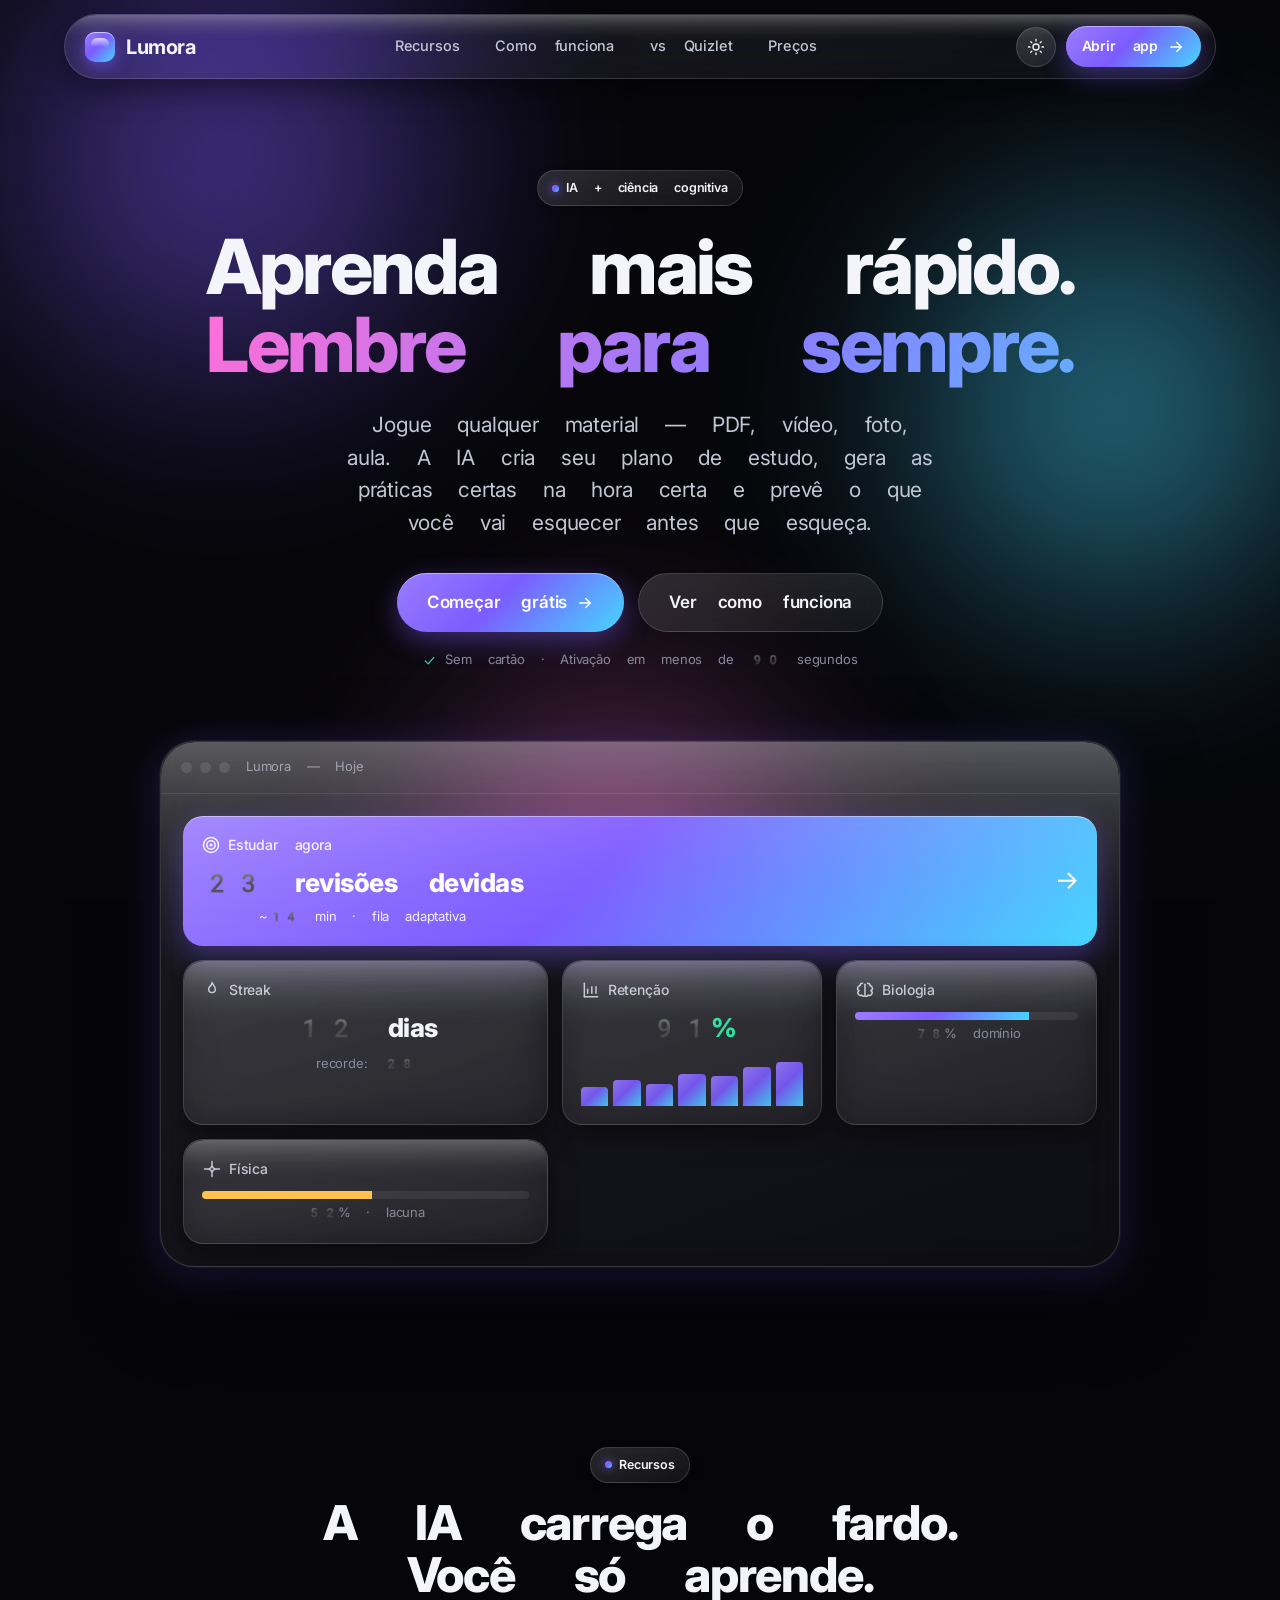
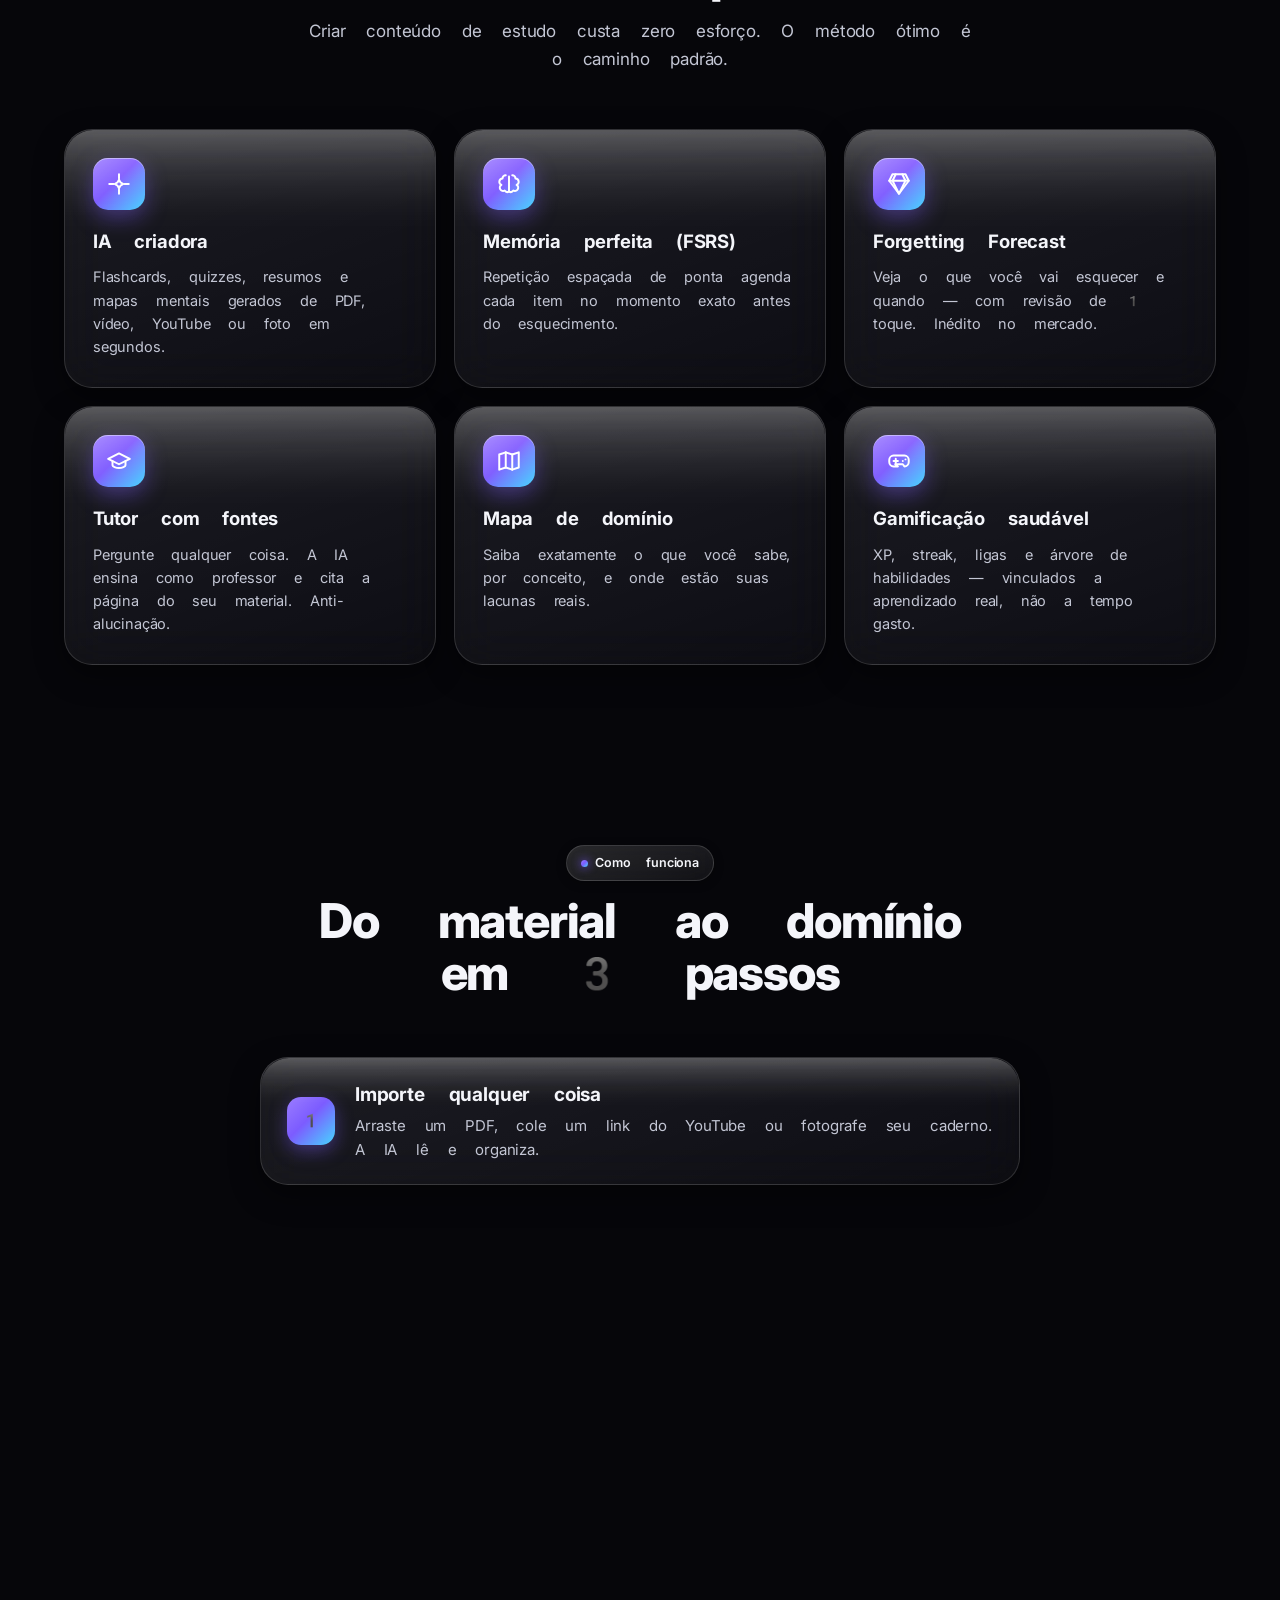
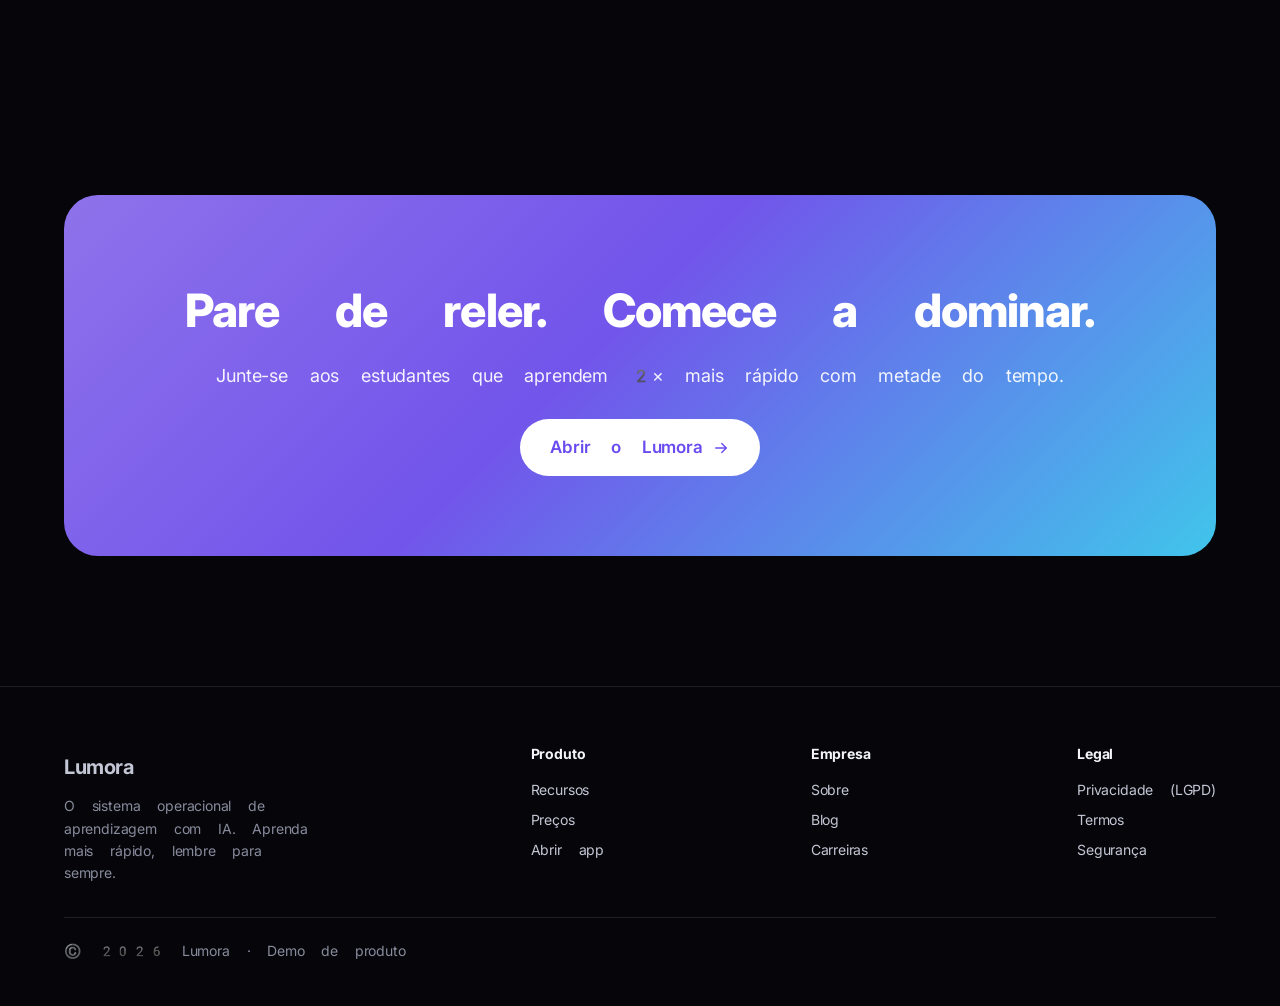
<file: site/index.html>
<!DOCTYPE html>
<html lang="pt-BR" data-theme="dark">
<head>
<meta charset="UTF-8">
<meta name="viewport" content="width=device-width, initial-scale=1.0">
<title>Lumora — Aprenda mais rápido. Lembre para sempre.</title>
<meta name="description" content="O sistema operacional de aprendizagem com IA. Transforme qualquer material em estudo otimizado por ciência cognitiva.">
<link rel="stylesheet" href="css/style.css?v=14">
<script src="js/icons.js?v=15"></script>
<style>
  /* Nav */
  nav{position:fixed;top:14px;left:0;right:0;z-index:50}
  nav .inner{display:flex;align-items:center;justify-content:space-between;padding:11px 14px 11px 20px;border-radius:999px}
  nav .links{display:flex;gap:6px}
  nav .links a{padding:9px 15px;border-radius:999px;font-size:14.5px;font-weight:500;color:var(--text-2);transition:.3s var(--ease)}
  nav .links a:hover{color:var(--text);background:var(--surface-2)}
  nav .right{display:flex;gap:10px;align-items:center}
  @media(max-width:820px){nav .links{display:none}}

  /* Hero */
  header{padding:170px 0 90px;text-align:center;position:relative}
  h1{font-size:clamp(40px,6.5vw,76px);line-height:1.02;font-weight:800;letter-spacing:-.035em;margin:24px 0}
  .sub{font-size:clamp(17px,2.2vw,21px);color:var(--text-2);max-width:600px;margin:0 auto 34px;line-height:1.55}
  .hero-cta{display:flex;gap:14px;justify-content:center;flex-wrap:wrap}
  .hero-note{margin-top:18px;font-size:13px;color:var(--muted);display:flex;gap:8px;justify-content:center;align-items:center}
  .hero-note svg{width:15px;height:15px;color:var(--success)}

  /* Hero app preview */
  .hero-mock{margin:70px auto 0;max-width:960px;border-radius:var(--r-2xl);overflow:hidden;
    box-shadow:var(--shadow-lg),var(--glow);position:relative}
  .hero-mock .bar{display:flex;align-items:center;gap:8px;padding:15px 20px;border-bottom:1px solid var(--border)}
  .hd{width:11px;height:11px;border-radius:50%;background:var(--border)}
  .appbody{padding:22px;display:grid;grid-template-columns:1.4fr 1fr 1fr;gap:14px}
  .ac{border-radius:var(--r-lg);padding:18px}
  .ac.full{grid-column:1/-1;background:var(--grad);color:#fff;display:flex;justify-content:space-between;align-items:center;
    box-shadow:0 10px 30px rgba(124,92,255,.4),inset 0 1px 0 rgba(255,255,255,.4)}
  .ac h4{font-size:14px;margin-bottom:7px;color:var(--text-2);font-weight:500;display:flex;gap:7px;align-items:center}
  .ac.full h4{color:rgba(255,255,255,.9)}
  .mini{font-size:26px;font-weight:800;letter-spacing:-.02em}
  .ac .bar2{height:8px;border-radius:999px;background:var(--surface-2);overflow:hidden;margin-top:11px}
  .ac .bar2 i{display:block;height:100%;background:var(--grad)}
  .spark{display:flex;gap:5px;align-items:flex-end;height:46px;margin-top:10px}
  .spark span{flex:1;background:var(--grad);border-radius:4px 4px 0 0;opacity:.9}
  @media(max-width:680px){.appbody{grid-template-columns:1fr 1fr}}

  /* sections */
  section{padding:90px 0;position:relative}
  .center{text-align:center;max-width:680px;margin:0 auto 56px}
  .center h2{font-size:clamp(30px,4.5vw,48px);font-weight:800;letter-spacing:-.025em;margin:16px 0;line-height:1.08}
  .center p{font-size:17px;color:var(--text-2)}

  .grid{display:grid;gap:18px}
  .g3{grid-template-columns:repeat(3,1fr)}
  @media(max-width:900px){.g3{grid-template-columns:1fr 1fr}}
  @media(max-width:600px){.g3{grid-template-columns:1fr}}

  .feat{padding:28px;border-radius:var(--r-xl);transition:transform .45s var(--spring),box-shadow .4s var(--ease)}
  .feat:hover{transform:translateY(-6px);box-shadow:var(--shadow-lg),var(--glow)}
  .feat .ico{width:52px;height:52px;border-radius:15px;display:grid;place-items:center;margin-bottom:18px;
    background:var(--grad);box-shadow:0 8px 22px rgba(124,92,255,.4),inset 0 1px 0 rgba(255,255,255,.4)}
  .feat .ico svg{width:26px;height:26px;color:#fff;stroke-width:1.7}
  .feat h3{font-size:18.5px;margin-bottom:9px;font-weight:700}
  .feat p{font-size:14.5px;color:var(--text-2);line-height:1.6}

  .steps{max-width:760px;margin:0 auto;display:flex;flex-direction:column;gap:14px}
  .step{display:flex;gap:20px;align-items:center;padding:22px 26px;border-radius:var(--r-xl)}
  .step .num{flex-shrink:0;width:48px;height:48px;border-radius:14px;background:var(--grad);color:#fff;
    display:grid;place-items:center;font-weight:800;font-size:19px;box-shadow:0 6px 18px rgba(124,92,255,.4)}
  .step h3{font-size:19px;margin-bottom:3px}
  .step p{color:var(--text-2);font-size:15px}

  /* compare */
  .cmp{width:100%;border-collapse:collapse;font-size:15px;border-radius:var(--r-xl);overflow:hidden}
  .cmp th,.cmp td{padding:16px 20px;text-align:left;border-bottom:1px solid var(--border)}
  .cmp thead th{font-weight:700;font-size:14px}
  .cmp tbody tr:last-child td{border-bottom:none}
  .cmp td:first-child{font-weight:600}
  .cmp .lum{color:var(--text);font-weight:600}
  .cmp .lum-h{background:var(--grad);-webkit-background-clip:text;background-clip:text;-webkit-text-fill-color:transparent;font-weight:800}
  .cmp .x{color:var(--muted)}

  /* pricing */
  .price-grid{display:grid;grid-template-columns:repeat(3,1fr);gap:18px}
  @media(max-width:840px){.price-grid{grid-template-columns:1fr}}
  .plan{padding:32px;border-radius:var(--r-xl);position:relative;transition:transform .45s var(--spring)}
  .plan:hover{transform:translateY(-4px)}
  .plan.pop{box-shadow:var(--glow),var(--shadow-lg)}
  .plan.pop::after{content:"Mais popular";position:absolute;top:-12px;left:50%;transform:translateX(-50%);
    background:var(--grad);color:#fff;font-size:11.5px;font-weight:700;padding:6px 15px;border-radius:999px;
    box-shadow:0 6px 18px rgba(124,92,255,.5)}
  .plan h3{font-size:19px}
  .plan .amt{font-size:40px;font-weight:800;margin:12px 0;letter-spacing:-.03em}
  .plan .amt small{font-size:15px;font-weight:500;color:var(--muted)}
  .plan ul{list-style:none;margin:20px 0;display:flex;flex-direction:column;gap:11px}
  .plan li{font-size:14.5px;display:flex;gap:10px;align-items:center;color:var(--text-2)}
  .plan li svg{width:17px;height:17px;color:var(--success);flex-shrink:0}
  .plan .btn{width:100%}

  .cta-band{text-align:center;padding:80px 32px;border-radius:var(--r-2xl);position:relative;overflow:hidden}
  .cta-band::before{content:"";position:absolute;inset:0;background:var(--grad);opacity:.92;z-index:-1}
  .cta-band h2{font-size:clamp(30px,4.5vw,46px);font-weight:800;margin-bottom:14px;color:#fff;letter-spacing:-.02em}
  .cta-band p{color:rgba(255,255,255,.92);font-size:18px;margin-bottom:28px}
  .cta-band .btn{background:#fff;color:var(--primary-press)}

  footer{padding:56px 0 44px;margin-top:40px;border-top:1px solid var(--border);color:var(--muted);font-size:14px}
  .foot-grid{display:flex;justify-content:space-between;flex-wrap:wrap;gap:28px;margin-bottom:32px}
  .foot-col h4{color:var(--text);font-size:14px;margin-bottom:13px}
  .foot-col a{display:block;margin:8px 0;color:var(--text-2)}
  .foot-col a:hover{color:var(--primary)}
</style>
</head>
<body>
<div class="aurora"><i></i><div class="grain"></div></div>

<nav>
  <div class="container">
    <div class="inner glass">
      <a href="#" class="brand"><span class="dot"></span>Lumora</a>
      <div class="links">
        <a href="#features">Recursos</a>
        <a href="#how">Como funciona</a>
        <a href="#compare">vs Quizlet</a>
        <a href="#pricing">Preços</a>
      </div>
      <div class="right">
        <button class="theme-btn" onclick="toggleTheme()" aria-label="Alternar tema" id="themeBtn"></button>
        <a href="../" class="btn btn-grad btn-sm">Abrir app <svg class="ic"><use href="#ic-arrow"/></svg></a>
      </div>
    </div>
  </div>
</nav>

<header>
  <div class="container">
    <span class="tag reveal"><span class="pdot"></span> IA + ciência cognitiva</span>
    <h1 class="reveal">Aprenda mais rápido.<br><span class="iris-text">Lembre para sempre.</span></h1>
    <p class="sub reveal">Jogue qualquer material — PDF, vídeo, foto, aula. A IA cria seu plano de estudo,
      gera as práticas certas na hora certa e prevê o que você vai esquecer antes que esqueça.</p>
    <div class="hero-cta reveal">
      <a href="../" class="btn btn-grad btn-lg">Começar grátis <svg class="ic"><use href="#ic-arrow"/></svg></a>
      <a href="#how" class="btn btn-glass btn-lg">Ver como funciona</a>
    </div>
    <p class="hero-note reveal"><svg class="ic"><use href="#ic-check"/></svg> Sem cartão · Ativação em menos de 90 segundos</p>

    <div class="hero-mock glass reveal">
      <div class="bar"><span class="hd"></span><span class="hd"></span><span class="hd"></span>
        <span class="muted" style="margin-left:8px;font-size:13px">Lumora — Hoje</span></div>
      <div class="appbody">
        <div class="ac full">
          <div><h4><svg class="ic"><use href="#ic-target"/></svg> Estudar agora</h4>
            <div class="mini">23 revisões devidas</div>
            <div style="opacity:.9;font-size:13px;margin-top:2px">~14 min · fila adaptativa</div></div>
          <div style="font-size:26px">→</div>
        </div>
        <div class="ac glass"><h4><svg class="ic"><use href="#ic-flame"/></svg> Streak</h4><div class="mini">12 dias</div><span class="muted" style="font-size:13px">recorde: 28</span></div>
        <div class="ac glass"><h4><svg class="ic"><use href="#ic-chart"/></svg> Retenção</h4><div class="mini" style="color:var(--success)">91%</div>
          <div class="spark"><span style="height:40%"></span><span style="height:55%"></span><span style="height:48%"></span><span style="height:70%"></span><span style="height:65%"></span><span style="height:85%"></span><span style="height:96%"></span></div></div>
        <div class="ac glass"><h4><svg class="ic"><use href="#ic-brain"/></svg> Biologia</h4><div class="bar2"><i style="width:78%"></i></div><span class="muted" style="font-size:13px">78% domínio</span></div>
        <div class="ac glass"><h4><svg class="ic"><use href="#ic-spark"/></svg> Física</h4><div class="bar2"><i style="width:52%;background:var(--warning)"></i></div><span class="muted" style="font-size:13px">52% · lacuna</span></div>
      </div>
    </div>
  </div>
</header>

<section id="features">
  <div class="container">
    <div class="center reveal">
      <span class="tag"><span class="pdot"></span> Recursos</span>
      <h2>A IA carrega o fardo.<br>Você só aprende.</h2>
      <p>Criar conteúdo de estudo custa zero esforço. O método ótimo é o caminho padrão.</p>
    </div>
    <div class="grid g3">
      <div class="feat glass reveal"><div class="ico"><svg><use href="#ic-spark"/></svg></div><h3>IA criadora</h3><p>Flashcards, quizzes, resumos e mapas mentais gerados de PDF, vídeo, YouTube ou foto em segundos.</p></div>
      <div class="feat glass reveal"><div class="ico"><svg><use href="#ic-brain"/></svg></div><h3>Memória perfeita (FSRS)</h3><p>Repetição espaçada de ponta agenda cada item no momento exato antes do esquecimento.</p></div>
      <div class="feat glass reveal"><div class="ico"><svg><use href="#ic-crystal"/></svg></div><h3>Forgetting Forecast</h3><p>Veja o que você vai esquecer e quando — com revisão de 1 toque. Inédito no mercado.</p></div>
      <div class="feat glass reveal"><div class="ico"><svg><use href="#ic-cap"/></svg></div><h3>Tutor com fontes</h3><p>Pergunte qualquer coisa. A IA ensina como professor e cita a página do seu material. Anti-alucinação.</p></div>
      <div class="feat glass reveal"><div class="ico"><svg><use href="#ic-map"/></svg></div><h3>Mapa de domínio</h3><p>Saiba exatamente o que você sabe, por conceito, e onde estão suas lacunas reais.</p></div>
      <div class="feat glass reveal"><div class="ico"><svg><use href="#ic-game"/></svg></div><h3>Gamificação saudável</h3><p>XP, streak, ligas e árvore de habilidades — vinculados a aprendizado real, não a tempo gasto.</p></div>
    </div>
  </div>
</section>

<section id="how">
  <div class="container">
    <div class="center reveal">
      <span class="tag"><span class="pdot"></span> Como funciona</span>
      <h2>Do material ao domínio em 3 passos</h2>
    </div>
    <div class="steps">
      <div class="step glass reveal"><div class="num">1</div><div><h3>Importe qualquer coisa</h3><p>Arraste um PDF, cole um link do YouTube ou fotografe seu caderno. A IA lê e organiza.</p></div></div>
      <div class="step glass reveal"><div class="num">2</div><div><h3>A IA monta seu estudo</h3><p>Flashcards, quiz e cronograma gerados automaticamente, segmentados por conceito e nível de Bloom.</p></div></div>
      <div class="step glass reveal"><div class="num">3</div><div><h3>Estude no momento certo</h3><p>A fila adaptativa traz o que importa hoje. Cada resposta atualiza seu modelo de memória.</p></div></div>
    </div>
  </div>
</section>

<section id="compare">
  <div class="container">
    <div class="center reveal">
      <span class="tag"><span class="pdot"></span> Comparação</span>
      <h2>Por que <span class="grad-text">Lumora</span> supera o Quizlet</h2>
      <p>Não é uma evolução do flashcard. É uma nova categoria.</p>
    </div>
    <div class="glass reveal" style="border-radius:var(--r-xl);overflow:hidden">
    <table class="cmp">
      <thead><tr><th>Recurso</th><th class="x">Quizlet</th><th class="lum-h">Lumora</th></tr></thead>
      <tbody>
      <tr><td>Criação de conteúdo</td><td class="x">Manual, lenta</td><td class="lum">IA: PDF/vídeo/foto em segundos</td></tr>
      <tr><td>Repetição espaçada</td><td class="x">Básica</td><td class="lum">FSRS + previsão de esquecimento</td></tr>
      <tr><td>Diagnóstico de lacunas</td><td class="x">Nenhum</td><td class="lum">Mapa de domínio por conceito</td></tr>
      <tr><td>Tutor de IA</td><td class="x">—</td><td class="lum">Ensina e cita a fonte</td></tr>
      <tr><td>Gamificação</td><td class="x">Jogos isolados</td><td class="lum">Loop de hábito saudável</td></tr>
      <tr><td>Foco BR (ENEM/concurso)</td><td class="x">Mínimo</td><td class="lum">Vertical dedicada</td></tr>
      <tr><td>Anúncios</td><td class="x">Sim</td><td class="lum">Nunca intrusivos</td></tr>
      </tbody>
    </table>
    </div>
  </div>
</section>

<section id="pricing">
  <div class="container">
    <div class="center reveal">
      <span class="tag"><span class="pdot"></span> Preços</span>
      <h2>Comece grátis.<br>Evolua quando quiser.</h2>
      <p>Plano gratuito generoso e sem anúncios intrusivos.</p>
    </div>
    <div class="price-grid">
      <div class="plan glass reveal">
        <h3>Free</h3><div class="amt">R$0</div>
        <ul>
          <li><svg class="ic"><use href="#ic-check"/></svg> Importação limitada</li>
          <li><svg class="ic"><use href="#ic-check"/></svg> IA com cota diária</li>
          <li><svg class="ic"><use href="#ic-check"/></svg> Repetição espaçada (FSRS)</li>
          <li><svg class="ic"><use href="#ic-check"/></svg> Gamificação completa</li>
        </ul>
        <a href="../" class="btn btn-ghost">Começar</a>
      </div>
      <div class="plan glass glass-strong pop reveal">
        <h3>Pro</h3><div class="amt">R$34<small>/mês</small></div>
        <ul>
          <li><svg class="ic"><use href="#ic-check"/></svg> IA ilimitada</li>
          <li><svg class="ic"><use href="#ic-check"/></svg> Modo offline + sync</li>
          <li><svg class="ic"><use href="#ic-check"/></svg> Forgetting Forecast</li>
          <li><svg class="ic"><use href="#ic-check"/></svg> Exam Simulator preditivo</li>
          <li><svg class="ic"><use href="#ic-check"/></svg> Analytics avançado</li>
        </ul>
        <a href="../" class="btn btn-grad">Testar 7 dias grátis</a>
      </div>
      <div class="plan glass reveal">
        <h3>Teams & Schools</h3><div class="amt">Sob<small> consulta</small></div>
        <ul>
          <li><svg class="ic"><use href="#ic-check"/></svg> Tudo do Pro</li>
          <li><svg class="ic"><use href="#ic-check"/></svg> Salas de estudo</li>
          <li><svg class="ic"><use href="#ic-check"/></svg> Modo professor</li>
          <li><svg class="ic"><use href="#ic-check"/></svg> Dashboard de turma</li>
          <li><svg class="ic"><use href="#ic-check"/></svg> Conteúdo verificado</li>
        </ul>
        <a href="../" class="btn btn-ghost">Falar com vendas</a>
      </div>
    </div>
  </div>
</section>

<section>
  <div class="container">
    <div class="cta-band reveal">
      <h2>Pare de reler. Comece a dominar.</h2>
      <p>Junte-se aos estudantes que aprendem 2× mais rápido com metade do tempo.</p>
      <a href="../" class="btn btn-lg">Abrir o Lumora <svg class="ic"><use href="#ic-arrow"/></svg></a>
    </div>
  </div>
</section>

<footer>
  <div class="container">
    <div class="foot-grid">
      <div class="foot-col">
        <a href="#" class="brand"><span class="dot"></span>Lumora</a>
        <p style="margin-top:12px;max-width:260px">O sistema operacional de aprendizagem com IA. Aprenda mais rápido, lembre para sempre.</p>
      </div>
      <div class="foot-col"><h4>Produto</h4><a href="#features">Recursos</a><a href="#pricing">Preços</a><a href="../">Abrir app</a></div>
      <div class="foot-col"><h4>Empresa</h4><a href="#">Sobre</a><a href="#">Blog</a><a href="#">Carreiras</a></div>
      <div class="foot-col"><h4>Legal</h4><a href="#">Privacidade (LGPD)</a><a href="#">Termos</a><a href="#">Segurança</a></div>
    </div>
    <div style="padding-top:22px;border-top:1px solid var(--border)">© 2026 Lumora · Demo de produto</div>
  </div>
</footer>

<script>
  function setThemeIcon(){
    const dark=document.documentElement.getAttribute('data-theme')==='dark';
    document.getElementById('themeBtn').innerHTML='<svg class="ic"><use href="#ic-'+(dark?'sun':'moon')+'"/></svg>';
  }
  function toggleTheme(){
    const r=document.documentElement;
    const next=r.getAttribute('data-theme')==='dark'?'light':'dark';
    r.setAttribute('data-theme',next);localStorage.setItem('lumora-theme',next);setThemeIcon();
  }
  document.documentElement.setAttribute('data-theme',localStorage.getItem('lumora-theme')||'dark');
  // scroll reveal
  addEventListener('DOMContentLoaded',()=>{
    setThemeIcon();
    const io=new IntersectionObserver(es=>es.forEach(e=>{if(e.isIntersecting){e.target.classList.add('in');io.unobserve(e.target)}}),{threshold:.12});
    document.querySelectorAll('.reveal').forEach((el,i)=>{el.style.transitionDelay=(i%6*40)+'ms';io.observe(el)});
  });
</script>
</body>
</html>
</file>
<file: site/css/style.css>
/* ============================================================
   Lumora — Liquid Glass Design System (web)
   Futuristic translucent UI · specular borders · aurora mesh
   ============================================================ */
@import url('https://fonts.googleapis.com/css2?family=Inter:wght@300;400;500;600;700;800&display=swap');

:root{
  /* ---- DARK (default, futuristic) ---- */
  --bg:#06060A;
  --bg-2:#0B0B12;
  --text:#F4F5FA;
  --text-2:#C3C6D4;
  --muted:#878B9C;

  --primary:#8B7CFF;
  --primary-2:#7C5CFF;
  --primary-press:#6A4BF0;
  --cyan:#46D6FF;
  --pink:#FF6FD8;
  --success:#34E0A1;
  --warning:#FFC34D;
  --danger:#FF5D6C;

  --grad:linear-gradient(135deg,#9A7CFF 0%,#7C5CFF 45%,#46D6FF 100%);
  --grad-soft:linear-gradient(135deg,rgba(154,124,255,.9),rgba(70,214,255,.9));
  --iris:linear-gradient(120deg,#FF6FD8,#8B7CFF,#46D6FF,#34E0A1);

  /* glass */
  --glass-bg:linear-gradient(160deg,rgba(255,255,255,.09),rgba(255,255,255,.03));
  --glass-bg-strong:linear-gradient(160deg,rgba(255,255,255,.14),rgba(255,255,255,.05));
  --glass-brd:rgba(255,255,255,.14);
  --glass-sheen:rgba(255,255,255,.55);
  --blur:22px;

  --surface:rgba(255,255,255,.04);
  --surface-2:rgba(255,255,255,.07);
  --border:rgba(255,255,255,.10);

  --shadow-sm:0 2px 10px rgba(0,0,0,.35);
  --shadow-md:0 10px 30px rgba(0,0,0,.45);
  --shadow-lg:0 30px 80px rgba(0,0,0,.6);
  --glow:0 0 0 1px rgba(255,255,255,.06),0 8px 40px rgba(124,92,255,.30);

  --r-sm:10px; --r-md:14px; --r-lg:20px; --r-xl:28px; --r-2xl:34px;
  --ease:cubic-bezier(.22,.61,.36,1);
  --spring:cubic-bezier(.34,1.56,.64,1);
  --emoji:'Apple Color Emoji','Segoe UI Emoji','Noto Color Emoji';
  /* emoji fonts FIRST so symbol emoji (⚛ ⚖ …) use color glyphs, not Inter's black ones;
     latin/digits fall through to Inter since emoji fonts lack them */
  --font:var(--emoji),'Inter',-apple-system,BlinkMacSystemFont,'SF Pro',Segoe UI,Roboto,sans-serif;
}
[data-theme="light"]{
  --bg:#F4F2FB;
  --bg-2:#ECE9F8;
  --text:#0F1020;
  --text-2:#33364A;
  --muted:#6B6F82;

  --glass-bg:linear-gradient(160deg,rgba(255,255,255,.75),rgba(255,255,255,.45));
  --glass-bg-strong:linear-gradient(160deg,rgba(255,255,255,.9),rgba(255,255,255,.6));
  --glass-brd:rgba(255,255,255,.85);
  --glass-sheen:rgba(255,255,255,.95);

  --surface:rgba(255,255,255,.7);
  --surface-2:rgba(255,255,255,.5);
  --border:rgba(20,18,50,.10);

  --shadow-sm:0 2px 10px rgba(60,40,120,.10);
  --shadow-md:0 12px 34px rgba(60,40,120,.14);
  --shadow-lg:0 30px 70px rgba(60,40,120,.18);
  --glow:0 0 0 1px rgba(124,92,255,.10),0 10px 40px rgba(124,92,255,.18);
}

*{box-sizing:border-box;margin:0;padding:0}
html{scroll-behavior:smooth;-webkit-text-size-adjust:100%}
body{
  font-family:var(--font);background:var(--bg);color:var(--text);
  line-height:1.6;font-size:16px;-webkit-font-smoothing:antialiased;
  letter-spacing:-.011em;position:relative;overflow-x:hidden;min-height:100vh;
}
a{color:inherit;text-decoration:none}
img{max-width:100%;display:block}
::selection{background:var(--primary-2);color:#fff}
button{font-family:var(--font)}

/* ---- Aurora mesh background ---- */
.aurora{position:fixed;inset:0;z-index:-2;overflow:hidden;pointer-events:none;background:var(--bg)}
.aurora::before,.aurora::after,.aurora i{
  content:"";position:absolute;border-radius:50%;filter:blur(80px);opacity:.55;
  will-change:transform;
}
.aurora::before{width:55vw;height:55vw;left:-10vw;top:-15vw;
  background:radial-gradient(circle,#7C5CFF,transparent 65%);animation:drift1 24s var(--ease) infinite alternate}
.aurora::after{width:50vw;height:50vw;right:-12vw;top:10vh;
  background:radial-gradient(circle,#46D6FF,transparent 65%);animation:drift2 30s var(--ease) infinite alternate}
.aurora i{width:46vw;height:46vw;left:25vw;bottom:-20vw;opacity:.4;
  background:radial-gradient(circle,#FF6FD8,transparent 65%);animation:drift3 34s var(--ease) infinite alternate}
.aurora .grain{position:absolute;inset:0;opacity:.5;mix-blend-mode:overlay;filter:none;animation:none;
  background-image:url("data:image/svg+xml,%3Csvg xmlns='http://www.w3.org/2000/svg' width='120' height='120'%3E%3Cfilter id='n'%3E%3CfeTurbulence type='fractalNoise' baseFrequency='.85' numOctaves='2'/%3E%3C/filter%3E%3Crect width='100%25' height='100%25' filter='url(%23n)' opacity='.4'/%3E%3C/svg%3E")}
@keyframes drift1{to{transform:translate(8vw,6vh) scale(1.15)}}
@keyframes drift2{to{transform:translate(-7vw,8vh) scale(1.1)}}
@keyframes drift3{to{transform:translate(5vw,-6vh) scale(1.2)}}

/* ---- Glass primitive ---- */
.glass{
  position:relative;background:var(--glass-bg);
  backdrop-filter:blur(var(--blur)) saturate(170%);
  -webkit-backdrop-filter:blur(var(--blur)) saturate(170%);
  border:1px solid var(--glass-brd);box-shadow:var(--shadow-md);
}
/* specular top sheen + inner light */
.glass::before{
  content:"";position:absolute;inset:0;border-radius:inherit;pointer-events:none;
  background:linear-gradient(180deg,var(--glass-sheen),transparent 38%);
  opacity:.5;mix-blend-mode:overlay;mask:linear-gradient(#000,transparent 45%);
}
.glass-strong{background:var(--glass-bg-strong)}

/* ---- Buttons ---- */
.btn{display:inline-flex;align-items:center;justify-content:center;gap:9px;border:none;cursor:pointer;
  font-weight:600;font-size:15px;border-radius:999px;padding:12px 22px;color:var(--text);
  transition:transform .35s var(--spring),box-shadow .35s var(--ease),background .3s var(--ease);
  position:relative;overflow:hidden;white-space:nowrap}
.btn svg{width:18px;height:18px}
.btn-grad{background:var(--grad);color:#fff;box-shadow:0 8px 26px rgba(124,92,255,.4),inset 0 1px 0 rgba(255,255,255,.4)}
.btn-grad:hover{transform:translateY(-2px) scale(1.015);box-shadow:0 14px 40px rgba(124,92,255,.55),inset 0 1px 0 rgba(255,255,255,.5)}
.btn-grad::after{content:"";position:absolute;inset:0;background:linear-gradient(120deg,transparent 30%,rgba(255,255,255,.45),transparent 70%);
  transform:translateX(-120%);transition:transform .6s var(--ease)}
.btn-grad:hover::after{transform:translateX(120%)}
.btn-glass{background:var(--glass-bg-strong);backdrop-filter:blur(14px);border:1px solid var(--glass-brd);color:var(--text)}
.btn-glass:hover{transform:translateY(-2px);box-shadow:var(--glow)}
.btn-ghost{background:transparent;border:1px solid var(--border);color:var(--text)}
.btn-ghost:hover{background:var(--surface-2);transform:translateY(-1px)}
.btn-lg{padding:15px 30px;font-size:17px}
.btn-sm{padding:9px 16px;font-size:14px}

/* ---- Brand ---- */
.brand{display:inline-flex;align-items:center;gap:11px;font-weight:700;font-size:20px;letter-spacing:-.02em}
.brand .dot{width:30px;height:30px;border-radius:10px;background:var(--grad);flex-shrink:0;position:relative;
  box-shadow:0 4px 16px rgba(124,92,255,.55),inset 0 1px 0 rgba(255,255,255,.6)}
.brand .dot::after{content:"";position:absolute;inset:6px 6px 50% 6px;border-radius:6px 6px 2px 2px;
  background:linear-gradient(180deg,rgba(255,255,255,.7),transparent)}

/* ---- Helpers ---- */
.container{max-width:1200px;margin:0 auto;padding:0 24px}
.tag{display:inline-flex;align-items:center;gap:7px;font-size:12.5px;font-weight:600;color:var(--text);
  background:var(--glass-bg-strong);backdrop-filter:blur(14px);border:1px solid var(--glass-brd);
  padding:7px 14px;border-radius:999px;box-shadow:var(--shadow-sm)}
.tag .pdot{width:7px;height:7px;border-radius:50%;background:var(--grad);box-shadow:0 0 10px var(--primary-2)}
.muted{color:var(--muted)}
.grad-text{background:var(--grad);-webkit-background-clip:text;background-clip:text;-webkit-text-fill-color:transparent}
.iris-text{background:var(--iris);background-size:200% auto;-webkit-background-clip:text;background-clip:text;
  -webkit-text-fill-color:transparent;animation:iris 6s linear infinite}
@keyframes iris{to{background-position:200% center}}

/* theme toggle */
.theme-btn{display:inline-grid;place-items:center;cursor:pointer;width:40px;height:40px;border-radius:50%;
  background:var(--glass-bg-strong);backdrop-filter:blur(14px);border:1px solid var(--glass-brd);color:var(--text);
  transition:transform .4s var(--spring)}
.theme-btn:hover{transform:rotate(40deg) scale(1.08)}
.theme-btn svg{width:18px;height:18px}

/* icon helper */
.ic{width:20px;height:20px;stroke:currentColor;fill:none;stroke-width:1.8;stroke-linecap:round;stroke-linejoin:round;flex-shrink:0}
/* force color emoji (override Inter's monochrome symbol glyphs) */
.emoji,.emo{font-family:var(--emoji)!important}

/* reveal on scroll */
.reveal{opacity:0;transform:translateY(24px);transition:opacity .7s var(--ease),transform .7s var(--ease)}
.reveal.in{opacity:1;transform:none}

@media (prefers-reduced-motion:reduce){
  *{animation:none!important;transition-duration:.01ms!important}
  .reveal{opacity:1;transform:none}
}
</file>
